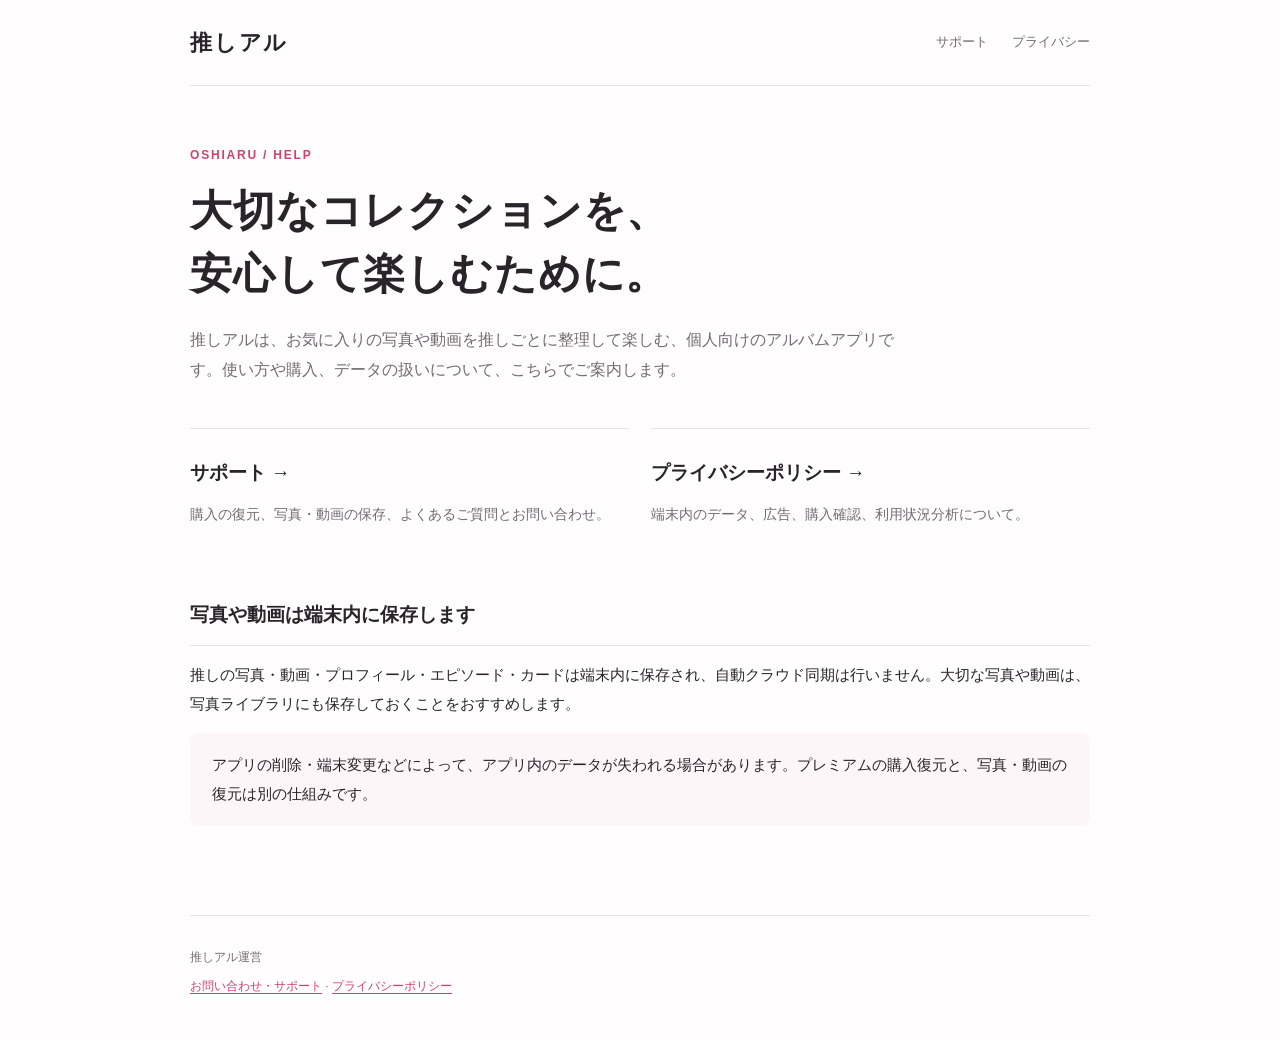
<file: index.html>
<!doctype html>
<html lang="ja">
<head><meta charset="utf-8"><meta name="viewport" content="width=device-width,initial-scale=1"><meta name="description" content="推しアルの使い方、購入復元、データ保存、プライバシーに関するご案内。"><title>推しアル｜サポートとプライバシー</title><link rel="stylesheet" href="styles.css"></head>
<body>
<header><a class="brand" href="index.html">推しアル</a><nav aria-label="メイン"><a href="support.html">サポート</a><a href="privacy.html">プライバシー</a></nav></header>
<main>
<p class="eyebrow">OSHIARU / HELP</p><h1>大切なコレクションを、<br>安心して楽しむために。</h1>
<p class="lead">推しアルは、お気に入りの写真や動画を推しごとに整理して楽しむ、個人向けのアルバムアプリです。使い方や購入、データの扱いについて、こちらでご案内します。</p>
<div class="links"><a class="link-panel" href="support.html"><strong>サポート →</strong><span>購入の復元、写真・動画の保存、よくあるご質問とお問い合わせ。</span></a><a class="link-panel" href="privacy.html"><strong>プライバシーポリシー →</strong><span>端末内のデータ、広告、購入確認、利用状況分析について。</span></a></div>
<h2>写真や動画は端末内に保存します</h2><p>推しの写真・動画・プロフィール・エピソード・カードは端末内に保存され、自動クラウド同期は行いません。大切な写真や動画は、写真ライブラリにも保存しておくことをおすすめします。</p>
<p class="note">アプリの削除・端末変更などによって、アプリ内のデータが失われる場合があります。プレミアムの購入復元と、写真・動画の復元は別の仕組みです。</p>
</main><footer><p>推しアル運営</p><p><a href="support.html">お問い合わせ・サポート</a> · <a href="privacy.html">プライバシーポリシー</a></p></footer>
</body></html>
</file>
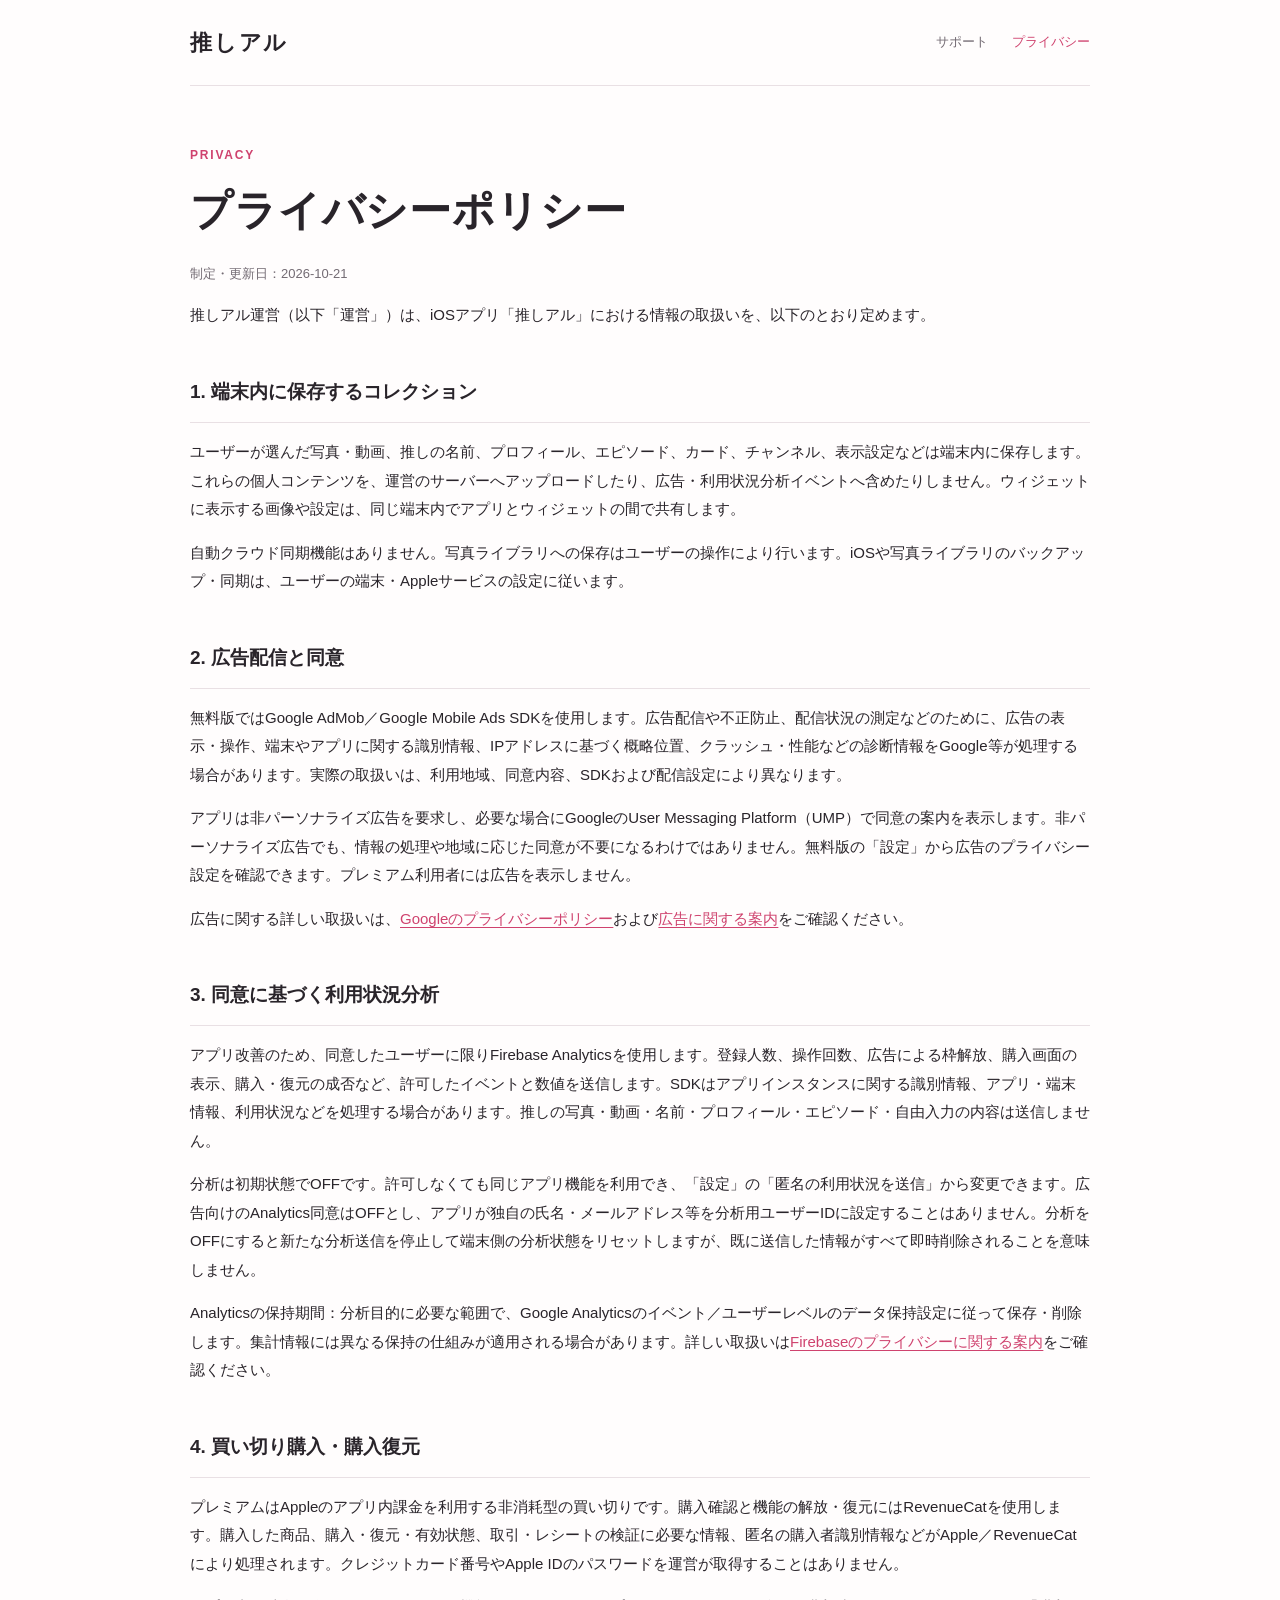
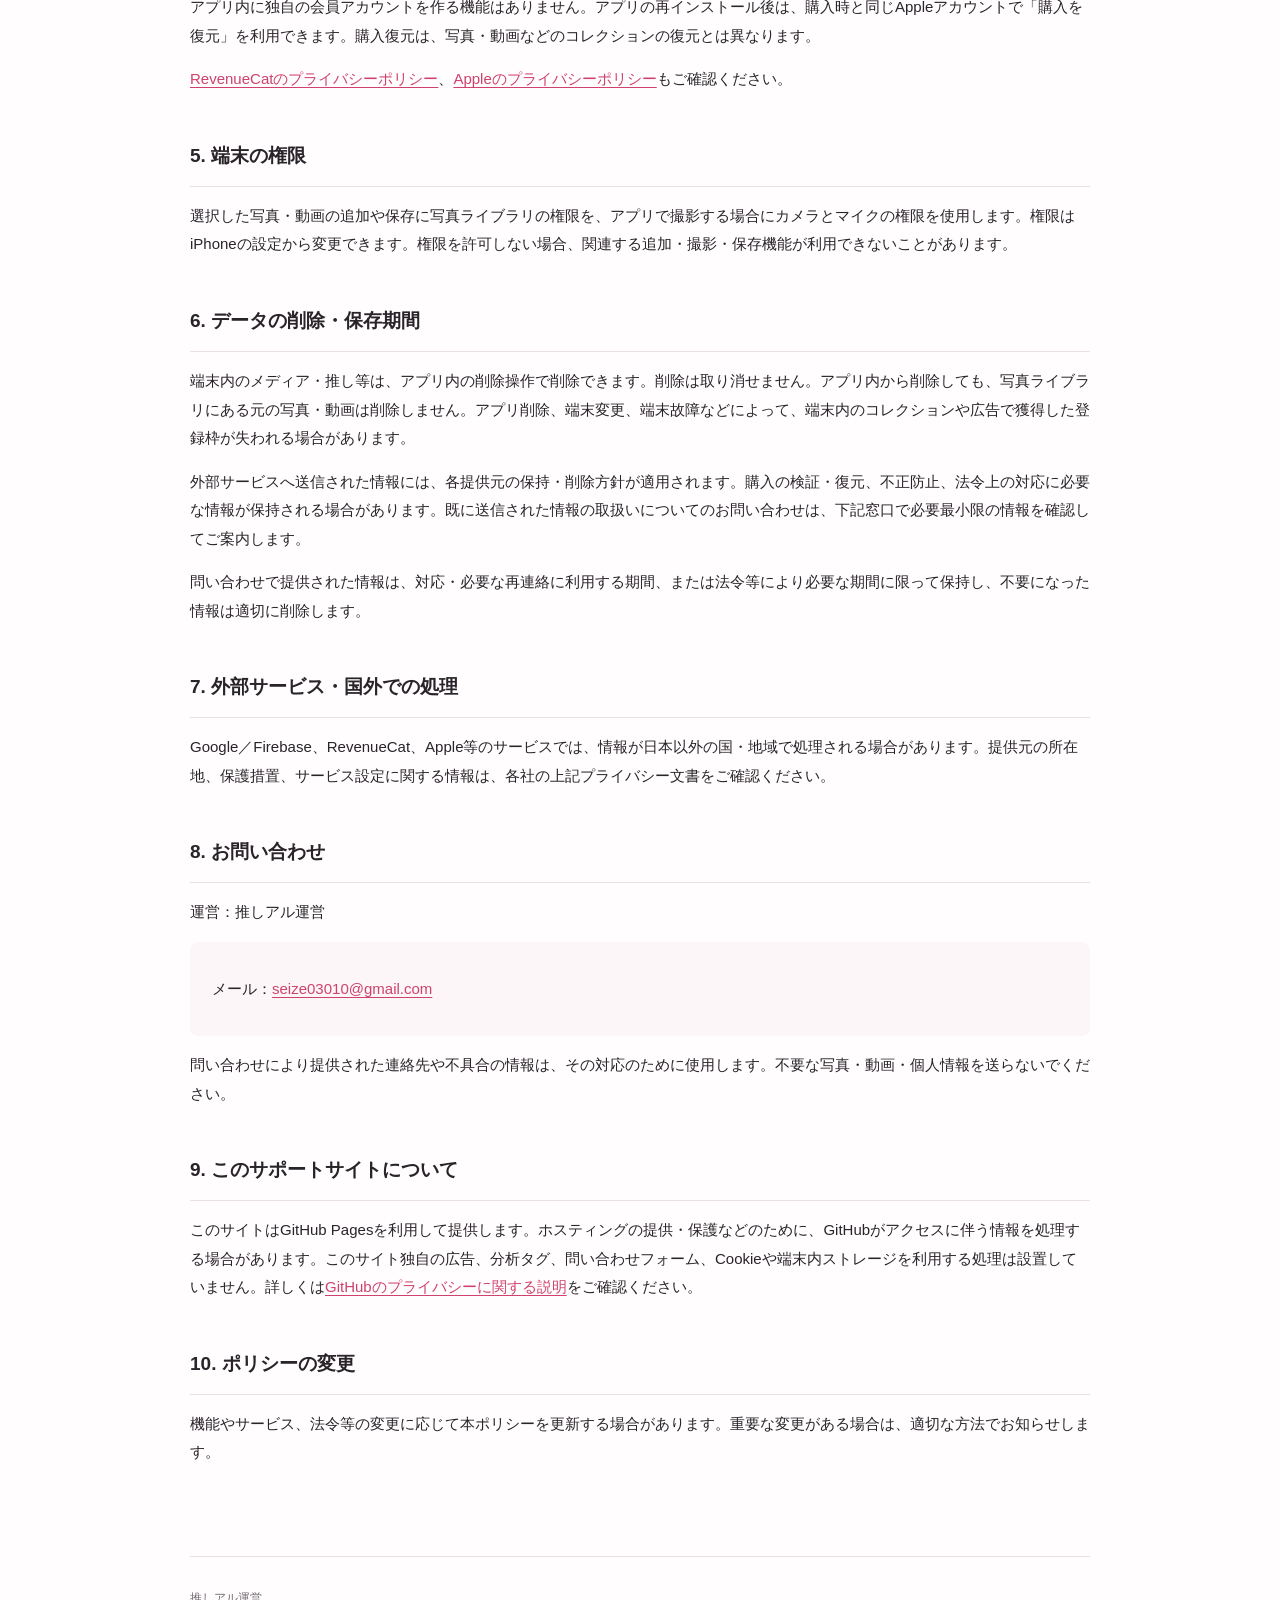
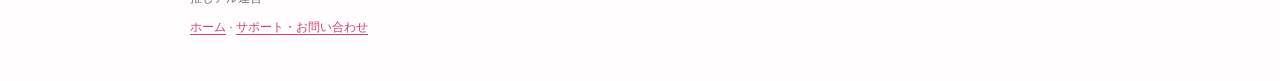
<file: privacy.html>
<!doctype html>
<html lang="ja">
<head><meta charset="utf-8"><meta name="viewport" content="width=device-width,initial-scale=1"><meta name="description" content="推しアルの端末内保存、広告、購入確認、同意に基づく利用状況分析に関するプライバシーポリシー。"><title>プライバシーポリシー｜推しアル</title><link rel="stylesheet" href="styles.css"></head>
<body>
<header><a class="brand" href="index.html">推しアル</a><nav aria-label="メイン"><a href="support.html">サポート</a><a href="privacy.html" aria-current="page">プライバシー</a></nav></header>
<main><p class="eyebrow">PRIVACY</p><h1>プライバシーポリシー</h1><p class="updated">制定・更新日：2026-10-21</p>
<p>推しアル運営（以下「運営」）は、iOSアプリ「推しアル」における情報の取扱いを、以下のとおり定めます。</p>
<h2>1. 端末内に保存するコレクション</h2><p>ユーザーが選んだ写真・動画、推しの名前、プロフィール、エピソード、カード、チャンネル、表示設定などは端末内に保存します。これらの個人コンテンツを、運営のサーバーへアップロードしたり、広告・利用状況分析イベントへ含めたりしません。ウィジェットに表示する画像や設定は、同じ端末内でアプリとウィジェットの間で共有します。</p><p>自動クラウド同期機能はありません。写真ライブラリへの保存はユーザーの操作により行います。iOSや写真ライブラリのバックアップ・同期は、ユーザーの端末・Appleサービスの設定に従います。</p>
<h2>2. 広告配信と同意</h2><p>無料版ではGoogle AdMob／Google Mobile Ads SDKを使用します。広告配信や不正防止、配信状況の測定などのために、広告の表示・操作、端末やアプリに関する識別情報、IPアドレスに基づく概略位置、クラッシュ・性能などの診断情報をGoogle等が処理する場合があります。実際の取扱いは、利用地域、同意内容、SDKおよび配信設定により異なります。</p><p>アプリは非パーソナライズ広告を要求し、必要な場合にGoogleのUser Messaging Platform（UMP）で同意の案内を表示します。非パーソナライズ広告でも、情報の処理や地域に応じた同意が不要になるわけではありません。無料版の「設定」から広告のプライバシー設定を確認できます。プレミアム利用者には広告を表示しません。</p><p>広告に関する詳しい取扱いは、<a href="https://policies.google.com/privacy" rel="noreferrer">Googleのプライバシーポリシー</a>および<a href="https://policies.google.com/technologies/ads" rel="noreferrer">広告に関する案内</a>をご確認ください。</p>
<h2>3. 同意に基づく利用状況分析</h2><p>アプリ改善のため、同意したユーザーに限りFirebase Analyticsを使用します。登録人数、操作回数、広告による枠解放、購入画面の表示、購入・復元の成否など、許可したイベントと数値を送信します。SDKはアプリインスタンスに関する識別情報、アプリ・端末情報、利用状況などを処理する場合があります。推しの写真・動画・名前・プロフィール・エピソード・自由入力の内容は送信しません。</p><p>分析は初期状態でOFFです。許可しなくても同じアプリ機能を利用でき、「設定」の「匿名の利用状況を送信」から変更できます。広告向けのAnalytics同意はOFFとし、アプリが独自の氏名・メールアドレス等を分析用ユーザーIDに設定することはありません。分析をOFFにすると新たな分析送信を停止して端末側の分析状態をリセットしますが、既に送信した情報がすべて即時削除されることを意味しません。</p><p>Analyticsの保持期間：分析目的に必要な範囲で、Google Analyticsのイベント／ユーザーレベルのデータ保持設定に従って保存・削除します。集計情報には異なる保持の仕組みが適用される場合があります。詳しい取扱いは<a href="https://firebase.google.com/support/privacy" rel="noreferrer">Firebaseのプライバシーに関する案内</a>をご確認ください。</p>
<h2>4. 買い切り購入・購入復元</h2><p>プレミアムはAppleのアプリ内課金を利用する非消耗型の買い切りです。購入確認と機能の解放・復元にはRevenueCatを使用します。購入した商品、購入・復元・有効状態、取引・レシートの検証に必要な情報、匿名の購入者識別情報などがApple／RevenueCatにより処理されます。クレジットカード番号やApple IDのパスワードを運営が取得することはありません。</p><p>アプリ内に独自の会員アカウントを作る機能はありません。アプリの再インストール後は、購入時と同じAppleアカウントで「購入を復元」を利用できます。購入復元は、写真・動画などのコレクションの復元とは異なります。</p><p><a href="https://www.revenuecat.com/privacy/" rel="noreferrer">RevenueCatのプライバシーポリシー</a>、<a href="https://www.apple.com/legal/privacy/" rel="noreferrer">Appleのプライバシーポリシー</a>もご確認ください。</p>
<h2>5. 端末の権限</h2><p>選択した写真・動画の追加や保存に写真ライブラリの権限を、アプリで撮影する場合にカメラとマイクの権限を使用します。権限はiPhoneの設定から変更できます。権限を許可しない場合、関連する追加・撮影・保存機能が利用できないことがあります。</p>
<h2>6. データの削除・保存期間</h2><p>端末内のメディア・推し等は、アプリ内の削除操作で削除できます。削除は取り消せません。アプリ内から削除しても、写真ライブラリにある元の写真・動画は削除しません。アプリ削除、端末変更、端末故障などによって、端末内のコレクションや広告で獲得した登録枠が失われる場合があります。</p><p>外部サービスへ送信された情報には、各提供元の保持・削除方針が適用されます。購入の検証・復元、不正防止、法令上の対応に必要な情報が保持される場合があります。既に送信された情報の取扱いについてのお問い合わせは、下記窓口で必要最小限の情報を確認してご案内します。</p><p>問い合わせで提供された情報は、対応・必要な再連絡に利用する期間、または法令等により必要な期間に限って保持し、不要になった情報は適切に削除します。</p>
<h2>7. 外部サービス・国外での処理</h2><p>Google／Firebase、RevenueCat、Apple等のサービスでは、情報が日本以外の国・地域で処理される場合があります。提供元の所在地、保護措置、サービス設定に関する情報は、各社の上記プライバシー文書をご確認ください。</p>
<h2>8. お問い合わせ</h2><p>運営：推しアル運営</p><div class="note"><p>メール：<a href="mailto:seize03010@gmail.com">seize03010@gmail.com</a></p></div><p>問い合わせにより提供された連絡先や不具合の情報は、その対応のために使用します。不要な写真・動画・個人情報を送らないでください。</p>
<h2>9. このサポートサイトについて</h2><p>このサイトはGitHub Pagesを利用して提供します。ホスティングの提供・保護などのために、GitHubがアクセスに伴う情報を処理する場合があります。このサイト独自の広告、分析タグ、問い合わせフォーム、Cookieや端末内ストレージを利用する処理は設置していません。詳しくは<a href="https://docs.github.com/en/site-policy/privacy-policies/github-general-privacy-statement" rel="noreferrer">GitHubのプライバシーに関する説明</a>をご確認ください。</p>
<h2>10. ポリシーの変更</h2><p>機能やサービス、法令等の変更に応じて本ポリシーを更新する場合があります。重要な変更がある場合は、適切な方法でお知らせします。</p>
</main><footer><p>推しアル運営</p><p><a href="index.html">ホーム</a> · <a href="support.html">サポート・お問い合わせ</a></p></footer>
</body></html>
</file>
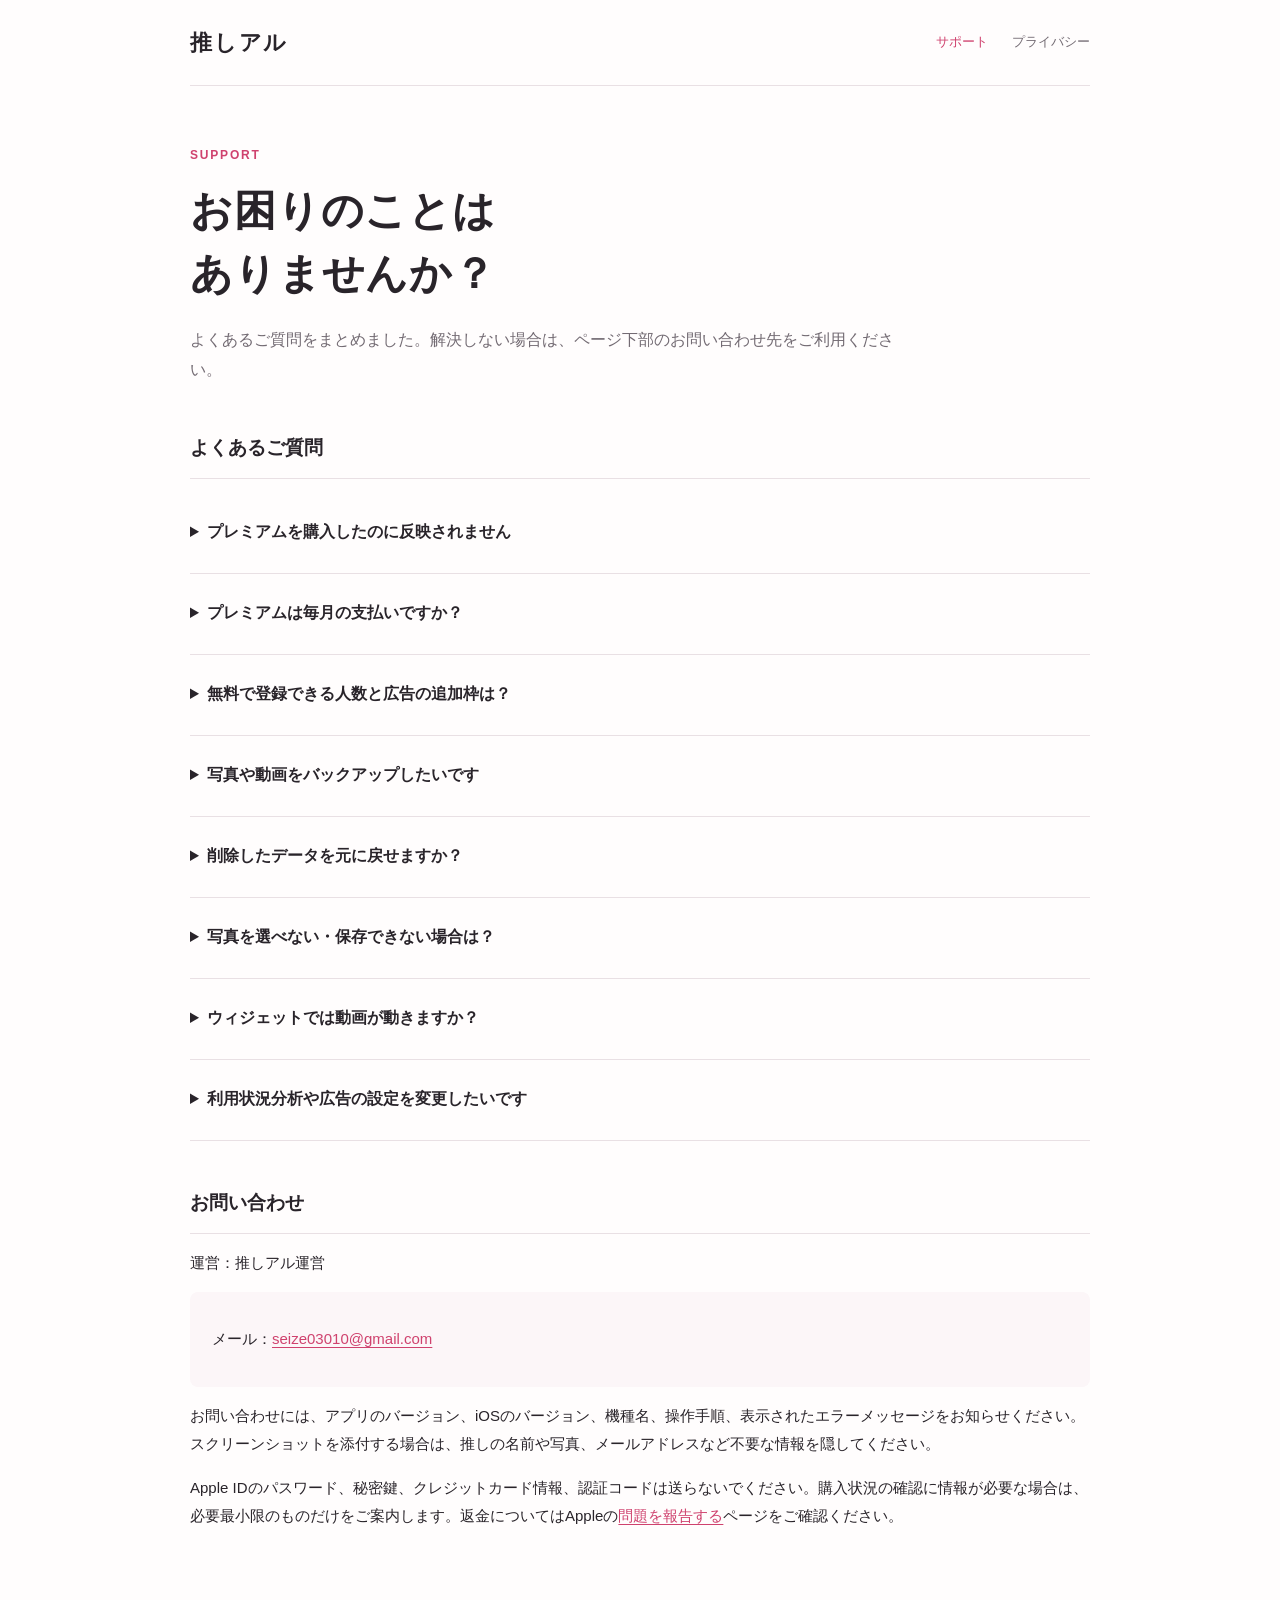
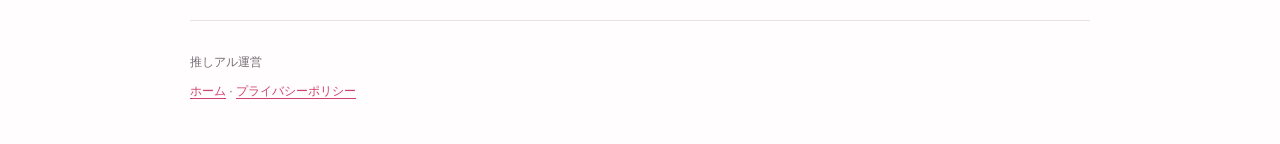
<file: support.html>
<!doctype html>
<html lang="ja">
<head><meta charset="utf-8"><meta name="viewport" content="width=device-width,initial-scale=1"><meta name="description" content="推しアルの購入復元、保存データ、無料枠、広告、ウィジェットのサポート。"><title>サポート｜推しアル</title><link rel="stylesheet" href="styles.css"></head>
<body>
<header><a class="brand" href="index.html">推しアル</a><nav aria-label="メイン"><a href="support.html" aria-current="page">サポート</a><a href="privacy.html">プライバシー</a></nav></header>
<main><p class="eyebrow">SUPPORT</p><h1>お困りのことは<br>ありませんか？</h1><p class="lead">よくあるご質問をまとめました。解決しない場合は、ページ下部のお問い合わせ先をご利用ください。</p>
<h2>よくあるご質問</h2>
<details><summary>プレミアムを購入したのに反映されません</summary><p>通信環境と、購入したときのAppleアカウントをご確認ください。アプリのホーム左上の表示形式メニューから「設定」を開き、「購入を復元」をお試しください。通信できない場合は、オンラインになってから再度お試しください。購入確認中はしばらくお待ちください。</p></details>
<details><summary>プレミアムは毎月の支払いですか？</summary><p>サブスクリプションではなく、買い切りです。日本での設定価格は500円で、実際の価格はアプリ内の購入画面とApp Storeの確認画面に表示されます。プレミアムでは、広告を完全非表示にし、推しを無制限に登録できます。</p></details>
<details><summary>無料で登録できる人数と広告の追加枠は？</summary><p>最初の2人まで無料です。リワード広告の視聴を完了すると1人分の登録枠が追加され、推しを削除しても獲得済みの枠は減りません。広告を途中で閉じた場合は追加されません。枠の情報は端末内に保存されるため、アプリの削除や端末変更で引き継げない場合があります。</p></details>
<details><summary>写真や動画をバックアップしたいです</summary><p>メディア一覧で長押しして対象を選び、「写真に保存」をご利用ください。この操作でプロフィール、エピソード、カードの編集情報やチャンネルまではバックアップされません。自動クラウド同期はありません。アプリを削除する前に、大切な写真や動画を別途保存してください。</p></details>
<details><summary>削除したデータを元に戻せますか？</summary><p>アプリ内での削除は取り消せません。写真ライブラリに元の写真・動画が残っていれば、そこから改めて追加できます。プレミアムの購入を復元しても、削除済みの写真やプロフィールは復元されません。</p></details>
<details><summary>写真を選べない・保存できない場合は？</summary><p>iPhoneの設定で、推しアルの写真へのアクセス許可と端末の空き容量をご確認ください。読み込みや保存のエラーが出た場合、復旧のためにアプリを削除しないでください。エラーメッセージを控えてお問い合わせください。</p></details>
<details><summary>ウィジェットでは動画が動きますか？</summary><p>ウィジェットには、写真または動画から選んだ一場面を静止画で表示します。タップすると推しのアルバムを開きます。ウィジェット内で動画や音声は再生しません。</p></details>
<details><summary>利用状況分析や広告の設定を変更したいです</summary><p>アプリの「設定」から「匿名の利用状況を送信」を変更できます。広告の同意設定は、無料版の「広告のプライバシー設定」から確認できます。地域や配信状況によって変更が必要ない場合もあります。分析をOFFにしても、送信済みデータがすべて即時削除されるわけではありません。</p></details>
<h2>お問い合わせ</h2><p>運営：推しアル運営</p><div class="note"><p>メール：<a href="mailto:seize03010@gmail.com">seize03010@gmail.com</a></p></div>
<p>お問い合わせには、アプリのバージョン、iOSのバージョン、機種名、操作手順、表示されたエラーメッセージをお知らせください。スクリーンショットを添付する場合は、推しの名前や写真、メールアドレスなど不要な情報を隠してください。</p>
<p>Apple IDのパスワード、秘密鍵、クレジットカード情報、認証コードは送らないでください。購入状況の確認に情報が必要な場合は、必要最小限のものだけをご案内します。返金についてはAppleの<a href="https://reportaproblem.apple.com/" rel="noreferrer">問題を報告する</a>ページをご確認ください。</p>
</main><footer><p>推しアル運営</p><p><a href="index.html">ホーム</a> · <a href="privacy.html">プライバシーポリシー</a></p></footer>
</body></html>
</file>
<file: styles.css>
:root { color-scheme: light; --ink: #29242a; --muted: #736b73; --accent: #cf426e; --line: #e9e0e4; --paper: #fffdfd; }
* { box-sizing: border-box; }
html { scroll-behavior: smooth; }
body { margin: 0; background: var(--paper); color: var(--ink); font-family: -apple-system, BlinkMacSystemFont, "Hiragino Kaku Gothic ProN", "Yu Gothic", sans-serif; line-height: 1.9; }
a { color: var(--accent); text-underline-offset: .22em; overflow-wrap: anywhere; }
a:focus-visible, summary:focus-visible { outline: 3px solid var(--accent); outline-offset: 5px; }
header, main, footer { width: min(900px, 100% - 40px); margin-inline: auto; }
header { min-height: 86px; display: flex; align-items: center; justify-content: space-between; gap: 20px; border-bottom: 1px solid var(--line); }
.brand { text-decoration: none; color: var(--ink); font-size: 22px; font-weight: 700; letter-spacing: .08em; }
nav { display: flex; gap: 24px; flex-wrap: wrap; font-size: 13px; }
nav a { color: var(--muted); text-decoration: none; padding-block: 10px; }
nav a[aria-current="page"] { color: var(--accent); }
main { padding-block: 58px 74px; }
.eyebrow { margin: 0 0 12px; color: var(--accent); font-size: 12px; font-weight: 700; letter-spacing: .15em; }
h1 { font-size: clamp(26px, 5vw, 42px); line-height: 1.5; letter-spacing: .02em; margin: 0 0 20px; }
h2 { font-size: 19px; margin: 44px 0 14px; padding-bottom: 12px; border-bottom: 1px solid var(--line); }
h3 { font-size: 16px; margin-top: 26px; }
p, li { font-size: 15px; overflow-wrap: anywhere; }
.lead { color: var(--muted); max-width: 44em; font-size: 16px; }
.draft { padding: 12px 18px; background: #fff0f4; border-left: 3px solid var(--accent); font-size: 13px; margin: 0 0 32px; }
.links { display: grid; grid-template-columns: 1fr 1fr; gap: 22px; margin-top: 42px; }
.link-panel { padding: 26px 0; border-top: 1px solid var(--line); text-decoration: none; color: var(--ink); }
.link-panel strong { font-size: 19px; }
.link-panel span { display: block; margin-top: 10px; color: var(--muted); font-size: 14px; }
.note { background: #fcf6f8; padding: 18px 22px; border-radius: 8px; }
details { border-bottom: 1px solid var(--line); padding-block: 18px; }
summary { cursor: pointer; font-weight: 600; padding-block: 6px; min-height: 44px; }
details p { color: var(--muted); }
ul, ol { padding-left: 1.5em; }
li + li { margin-top: 8px; }
footer { padding-block: 24px 36px; border-top: 1px solid var(--line); color: var(--muted); font-size: 12px; }
footer p { font-size: 12px; margin-block: 6px; }
.updated { color: var(--muted); font-size: 13px; }
@media (max-width: 600px) { header { align-items: flex-start; padding-block: 20px; flex-direction: column; gap: 4px; } nav { gap: 18px; } main { padding-top: 34px; } .links { grid-template-columns: 1fr; gap: 0; } }
@media (prefers-reduced-motion: reduce) { html { scroll-behavior: auto; } }
</file>
